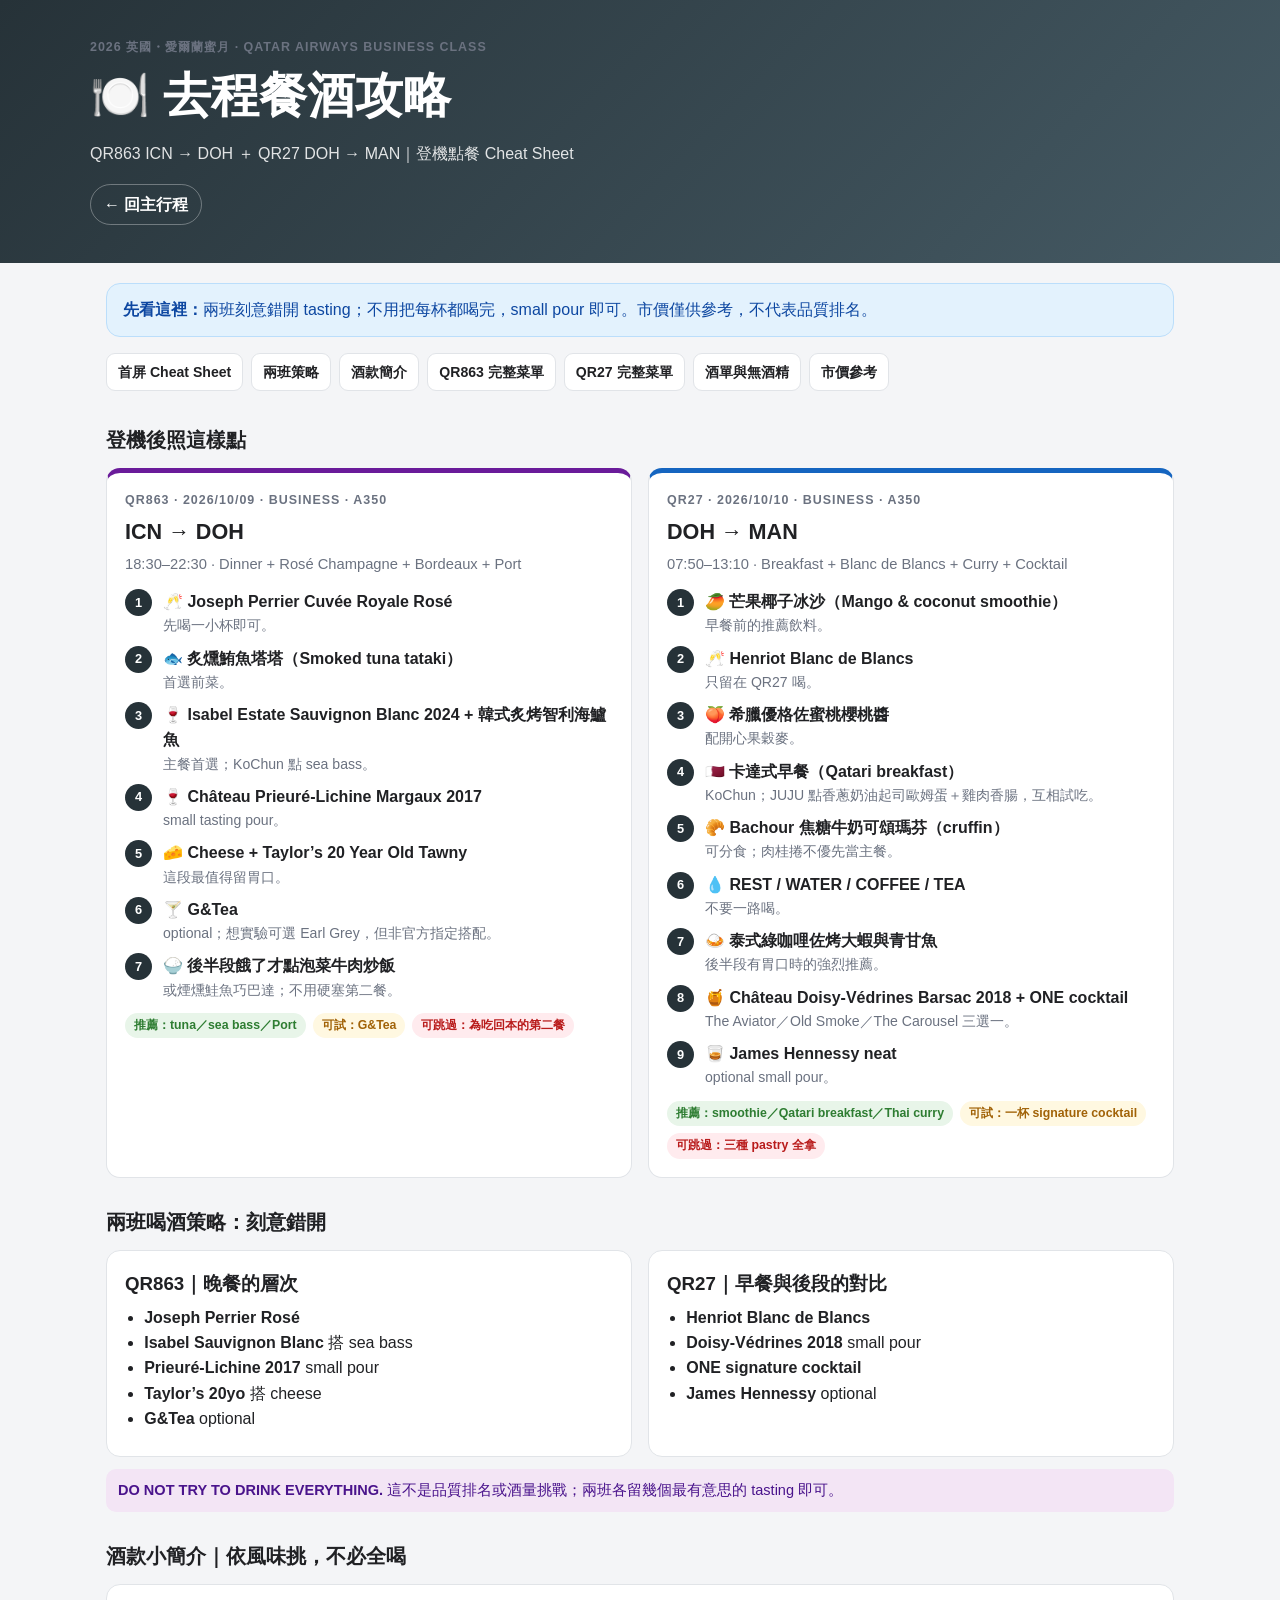
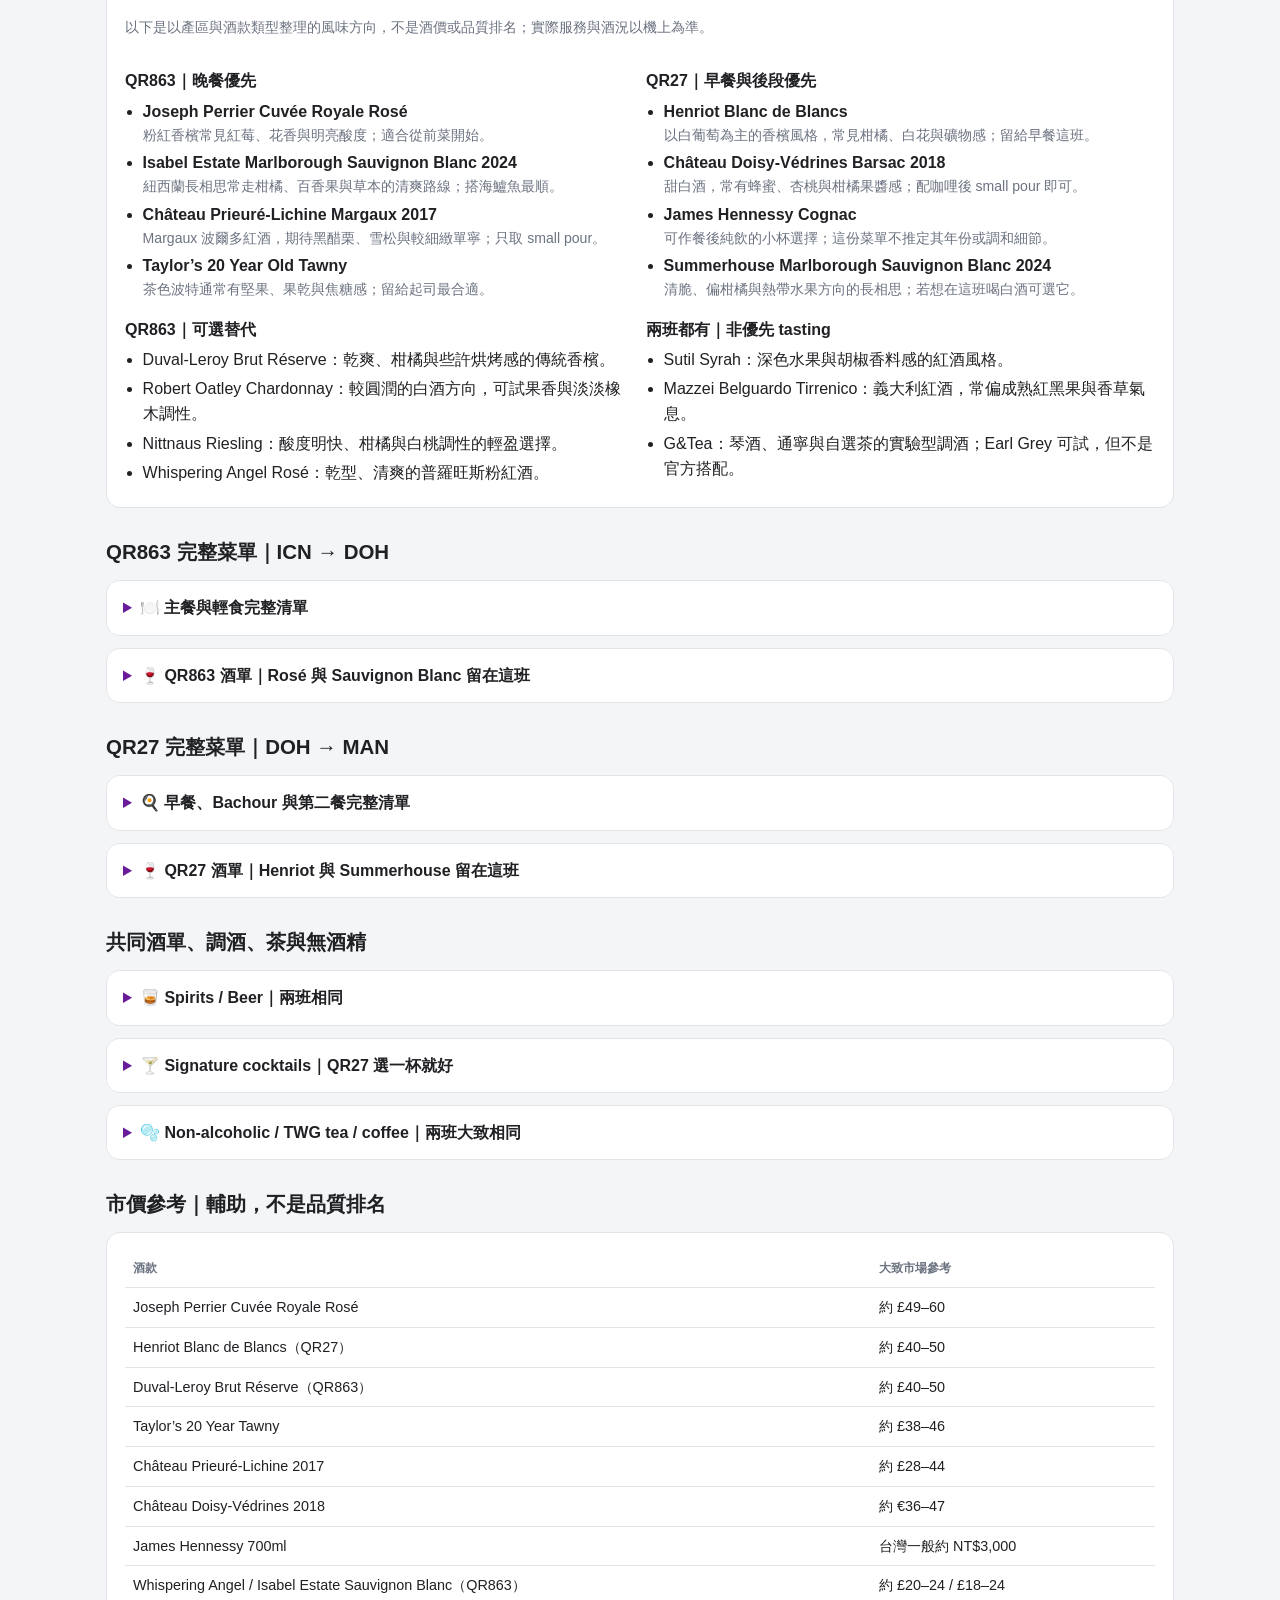
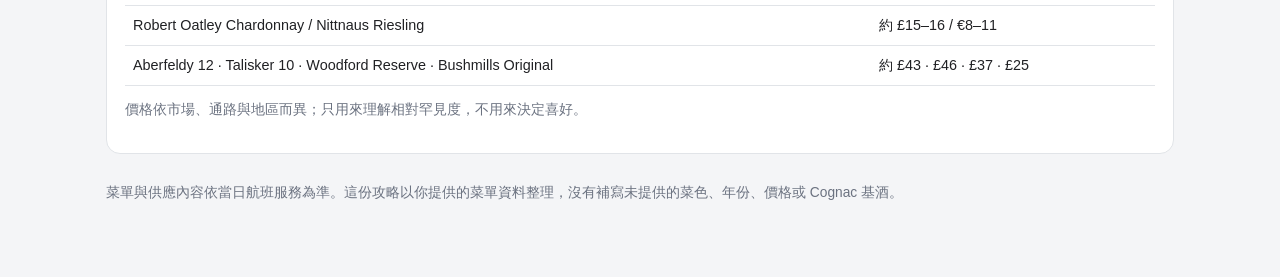
<file: qatar-dining-guide.html>
<!DOCTYPE html>
<html lang="zh-Hant">
<head>
<meta charset="UTF-8">
<meta name="viewport" content="width=device-width, initial-scale=1.0">
<title>Qatar Airways 去程餐酒攻略｜2026 英國・愛爾蘭蜜月</title>
<link rel="stylesheet" href="styles/qatar-dining-guide.css">
</head>
<body>
<div id="guide-app"></div>
<script defer src="js/data/qatar-dining-data.js"></script>
<script defer src="js/components.js"></script>
<script defer src="js/qatar-dining-guide.js"></script>
</body>
</html>
</file>
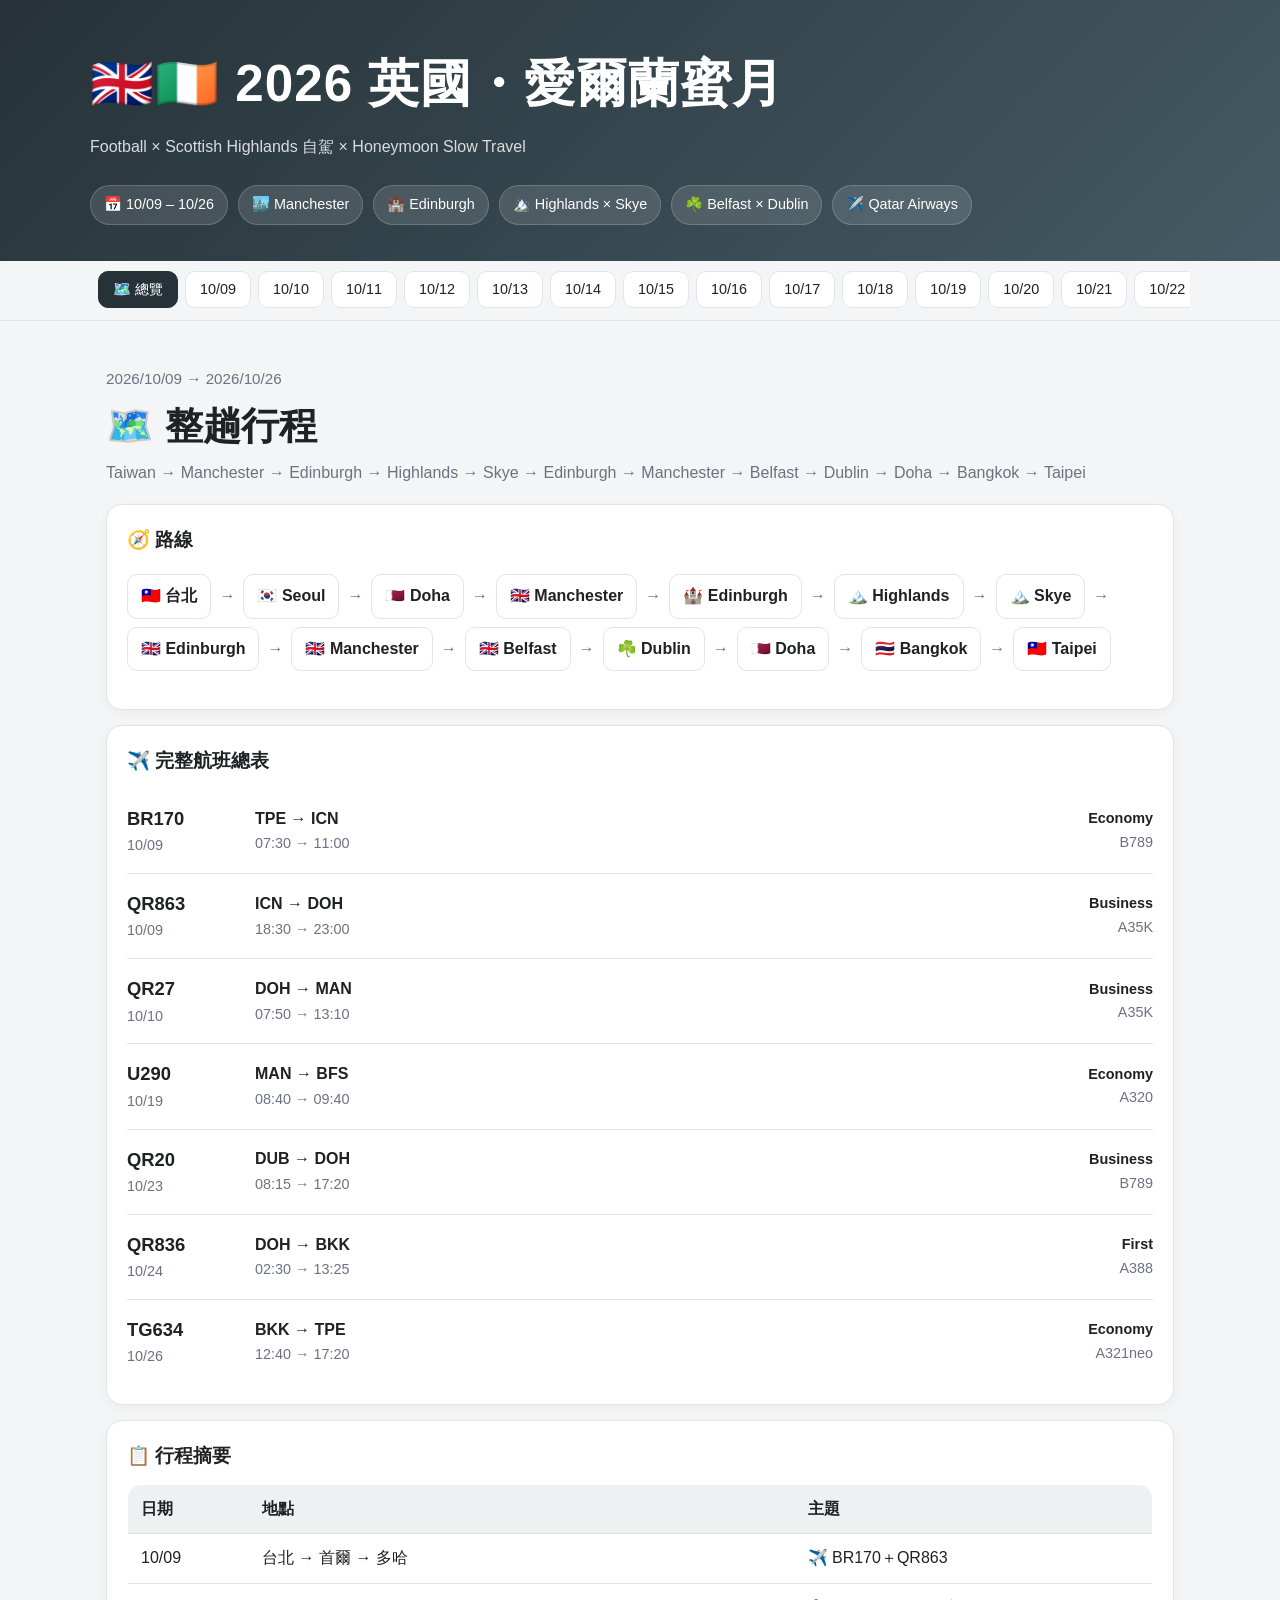
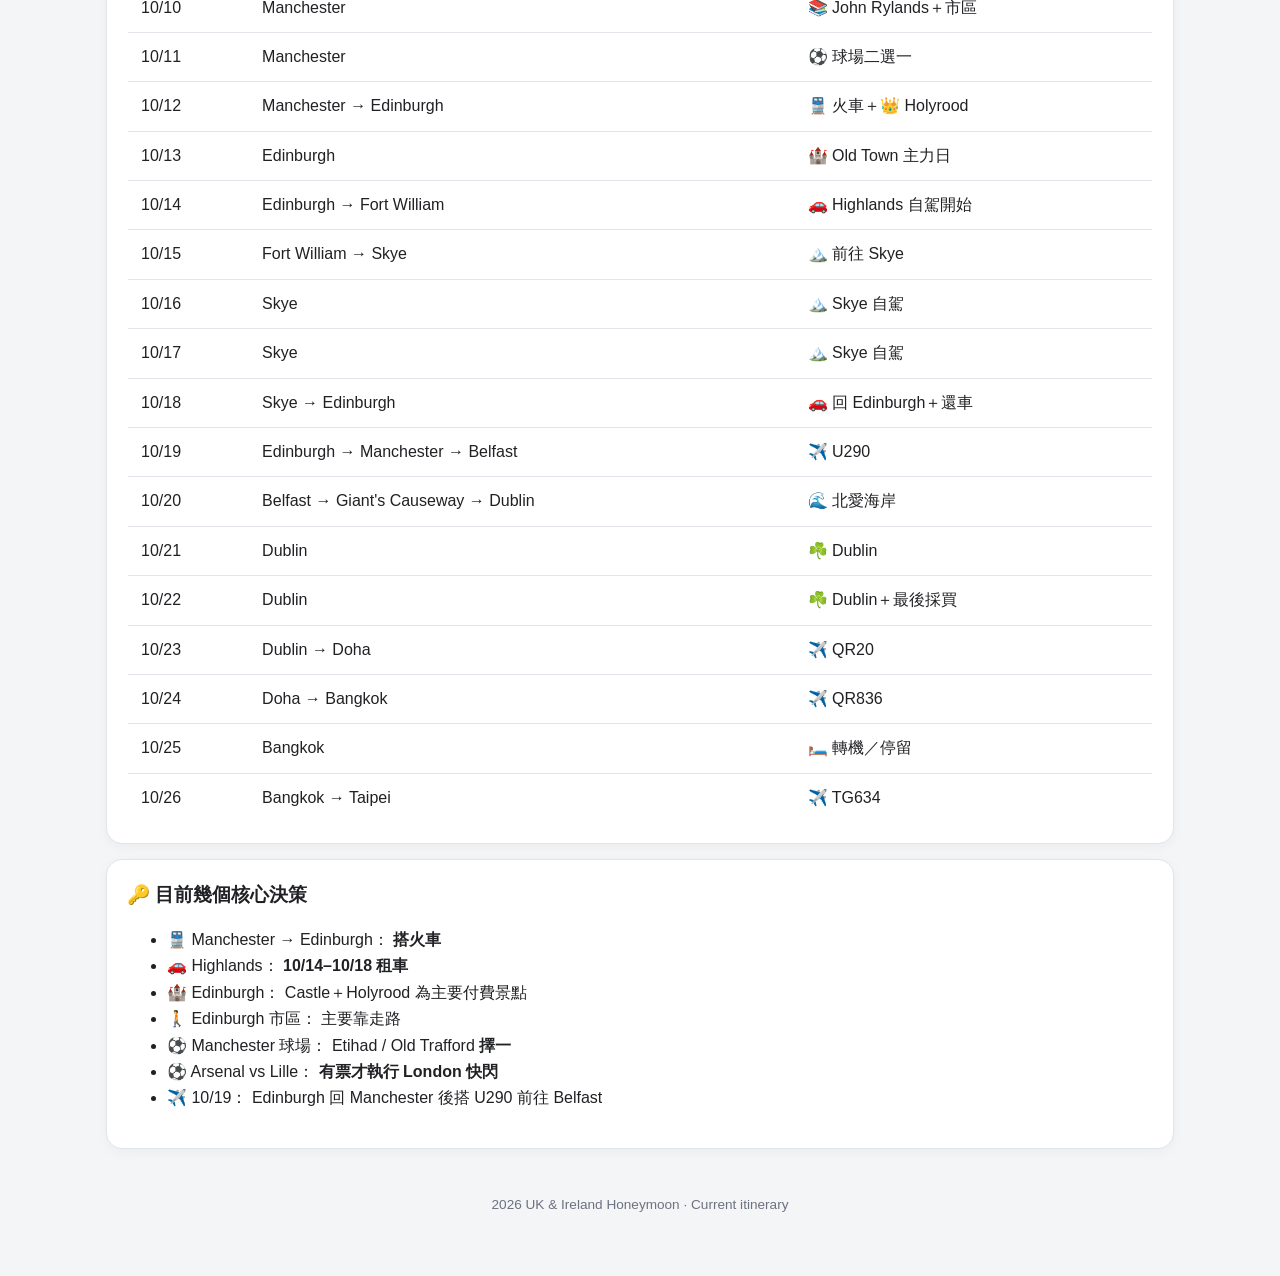
<file: schedule.html>
<!DOCTYPE html>
<html lang="zh-Hant">
<head>
<meta charset="UTF-8">
<meta name="viewport" content="width=device-width, initial-scale=1.0">

<title>2026 英國・愛爾蘭蜜月</title>

<style>
:root {
    --bg: #f4f5f7;
    --card: #ffffff;
    --text: #202124;
    --muted: #6b7280;
    --border: #e1e4e8;
    --accent: #263238;
    --accent-light: #eceff1;

    --green: #2e7d32;
    --green-bg: #e8f5e9;

    --yellow: #a16207;
    --yellow-bg: #fff8e1;

    --blue: #1565c0;
    --blue-bg: #e3f2fd;

    --purple: #6a1b9a;
    --purple-bg: #f3e5f5;

    --red: #b91c1c;
    --red-bg: #ffebee;
}

* {
    box-sizing: border-box;
}

html {
    scroll-behavior: smooth;
}

body {
    margin: 0;
    background: var(--bg);
    color: var(--text);

    font-family:
        -apple-system,
        BlinkMacSystemFont,
        "Segoe UI",
        "Noto Sans TC",
        "Microsoft JhengHei",
        sans-serif;

    line-height: 1.65;
}

/* ==================================================
   HERO
================================================== */

.hero {
    background: linear-gradient(135deg, #263238, #455a64);
    color: white;
    padding: 42px 20px 36px;
}

.hero-inner {
    max-width: 1100px;
    margin: auto;
}

.hero h1 {
    margin: 0;
    font-size: clamp(2rem, 5vw, 3.2rem);
    letter-spacing: 1px;
}

.hero p {
    margin: 8px 0 0;
    opacity: .82;
}

.trip-summary {
    display: flex;
    flex-wrap: wrap;
    gap: 10px;
    margin-top: 24px;
}

.summary-pill {
    background: rgba(255,255,255,.12);
    border: 1px solid rgba(255,255,255,.18);
    padding: 7px 13px;
    border-radius: 999px;
    font-size: .9rem;
}

/* ==================================================
   MAIN
================================================== */

.container {
    max-width: 1100px;
    margin: auto;
    padding: 20px 16px 60px;
}

/* ==================================================
   TAB BAR
================================================== */

.tabs-wrapper {
    position: sticky;
    top: 0;
    z-index: 50;

    background: rgba(244,245,247,.96);
    backdrop-filter: blur(12px);

    border-bottom: 1px solid var(--border);
}

.tabs {
    max-width: 1100px;
    margin: auto;

    display: flex;
    gap: 7px;

    overflow-x: auto;
    overflow-y: hidden;

    padding: 10px 8px 12px;

    /*
       保留真正的水平滑軸
       不再 scrollbar-width:none
    */
    scrollbar-width: thin;
    scrollbar-color: #9aa0a6 #e5e7eb;

    -webkit-overflow-scrolling: touch;

    white-space: nowrap;
}

/* Chrome / Edge / Safari */

.tabs::-webkit-scrollbar {
    height: 7px;
}

.tabs::-webkit-scrollbar-track {
    background: #e5e7eb;
    border-radius: 10px;
}

.tabs::-webkit-scrollbar-thumb {
    background: #9aa0a6;
    border-radius: 10px;
}

.tabs::-webkit-scrollbar-thumb:hover {
    background: #6b7280;
}

.tab {
    flex: 0 0 auto;

    border: 1px solid var(--border);
    background: white;
    color: var(--text);

    border-radius: 10px;

    padding: 8px 14px;

    cursor: pointer;

    font-family: inherit;
    font-size: .9rem;

    transition: .2s;
    white-space: nowrap;
}

.tab:hover {
    background: var(--accent-light);
}

.tab.active {
    background: var(--accent);
    color: white;
    border-color: var(--accent);
}

/* ==================================================
   TAB CONTENT
================================================== */

.tab-content {
    display: none;
    animation: fade .25s ease;
}

.tab-content.active {
    display: block;
}

@keyframes fade {
    from {
        opacity: 0;
        transform: translateY(4px);
    }

    to {
        opacity: 1;
        transform: translateY(0);
    }
}

/* ==================================================
   DAY HEADER
================================================== */

.day-header {
    margin: 25px 0 18px;
}

.day-header .date {
    font-size: .95rem;
    color: var(--muted);
}

.day-header h2 {
    margin: 3px 0;
    font-size: clamp(1.7rem, 4vw, 2.4rem);
}

.day-header .route {
    color: var(--muted);
}

/* ==================================================
   CARD
================================================== */

.card {
    background: var(--card);
    border: 1px solid var(--border);

    border-radius: 16px;

    padding: 20px;
    margin: 15px 0;

    box-shadow: 0 3px 12px rgba(0,0,0,.04);
}

.card h3 {
    margin-top: 0;
    margin-bottom: 12px;
}

.grid {
    display: grid;
    grid-template-columns: repeat(2, minmax(0,1fr));
    gap: 15px;
}

@media (max-width: 700px) {

    .grid {
        grid-template-columns: 1fr;
    }
}

/* ==================================================
   TIMELINE
================================================== */

.timeline {
    position: relative;
    margin-top: 10px;
}

.timeline-item {
    display: grid;

    grid-template-columns: 80px 1fr;

    gap: 14px;

    position: relative;

    padding-bottom: 20px;
}

.timeline-item:last-child {
    padding-bottom: 0;
}

.timeline-item::before {
    content: "";

    position: absolute;

    left: 74px;
    top: 26px;
    bottom: 0;

    width: 1px;

    background: var(--border);
}

.timeline-item:last-child::before {
    display: none;
}

.time {
    font-weight: 700;
    color: var(--accent);

    text-align: right;

    padding-top: 2px;
}

.timeline-dot {
    position: absolute;

    left: 69px;
    top: 7px;

    width: 11px;
    height: 11px;

    background: var(--accent);

    border-radius: 50%;

    border: 2px solid white;

    box-shadow: 0 0 0 1px var(--accent);
}

.event {
    padding-left: 10px;
}

.event-title {
    font-weight: 700;
    font-size: 1.05rem;
}

.event-detail {
    color: var(--muted);
    font-size: .93rem;
}

/* ==================================================
   STATUS BADGES
================================================== */

.badge {
    display: inline-block;

    padding: 2px 8px;

    border-radius: 999px;

    font-size: .78rem;

    margin-left: 5px;

    vertical-align: middle;
}

.confirmed {
    background: var(--green-bg);
    color: var(--green);
}

.pending {
    background: var(--yellow-bg);
    color: var(--yellow);
}

.alt {
    background: var(--blue-bg);
    color: var(--blue);
}

.flight {
    background: var(--purple-bg);
    color: var(--purple);
}

.warning {
    background: var(--red-bg);
    color: var(--red);
}

/* ==================================================
   NOTES
================================================== */

.note {
    border-radius: 12px;

    padding: 13px 15px;

    margin-top: 13px;

    font-size: .94rem;
}

.note-yellow {
    background: var(--yellow-bg);
    border-left: 4px solid #eab308;
}

.note-blue {
    background: var(--blue-bg);
    border-left: 4px solid #2196f3;
}

.note-green {
    background: var(--green-bg);
    border-left: 4px solid #43a047;
}

.note-red {
    background: var(--red-bg);
    border-left: 4px solid #e53935;
}

.note-purple {
    background: var(--purple-bg);
    border-left: 4px solid #8e24aa;
}

/* ==================================================
   FLIGHT CARD
================================================== */

.flight-card {
    display: grid;

    grid-template-columns: 110px 1fr auto;

    gap: 18px;

    align-items: center;

    padding: 15px 0;

    border-bottom: 1px solid var(--border);
}

.flight-card:last-child {
    border-bottom: none;
}

.flight-code {
    font-size: 1.15rem;
    font-weight: 800;
}

.flight-route {
    font-weight: 700;
}

.flight-time {
    color: var(--muted);
    font-size: .9rem;
}

.flight-meta {
    text-align: right;
    font-size: .9rem;
}

.cabin {
    font-weight: 700;
}

.aircraft {
    color: var(--muted);
}

@media (max-width: 650px) {

    .flight-card {
        grid-template-columns: 80px 1fr;
        gap: 8px 12px;
    }

    .flight-meta {
        grid-column: 2;
        text-align: left;
    }
}

/* ==================================================
   OVERVIEW
================================================== */

.overview-route {
    display: flex;
    flex-wrap: wrap;

    align-items: center;

    gap: 8px;

    margin: 18px 0;
}

.route-city {
    background: white;

    border: 1px solid var(--border);

    border-radius: 10px;

    padding: 8px 13px;

    font-weight: 600;
}

.arrow {
    color: var(--muted);
}

.overview-table {
    width: 100%;

    border-collapse: collapse;

    background: white;

    border-radius: 14px;

    overflow: hidden;

    border: 1px solid var(--border);
}

.overview-table th,
.overview-table td {
    padding: 11px 13px;

    border-bottom: 1px solid var(--border);

    text-align: left;

    vertical-align: top;
}

.overview-table th {
    background: #eef0f2;
}

.overview-table tr:last-child td {
    border-bottom: none;
}

/* ==================================================
   FOOTER
================================================== */

.footer {
    text-align: center;

    color: var(--muted);

    margin-top: 45px;

    font-size: .85rem;
}

/* ==================================================
   MOBILE
================================================== */

@media (max-width: 600px) {

    .hero {
        padding: 30px 16px;
    }

    .container {
        padding: 14px 10px 50px;
    }

    .card {
        padding: 16px;
        border-radius: 13px;
    }

    .timeline-item {
        grid-template-columns: 65px 1fr;
    }

    .timeline-item::before {
        left: 60px;
    }

    .timeline-dot {
        left: 55px;
    }

    .time {
        font-size: .88rem;
    }

    .overview-table {
        font-size: .88rem;
    }

    .overview-table th,
    .overview-table td {
        padding: 9px;
    }
}
</style>
</head>


<body>

<!-- ==================================================
     HERO
================================================== -->

<header class="hero">

<div class="hero-inner">

    <h1>🇬🇧🇮🇪 2026 英國・愛爾蘭蜜月</h1>

    <p>
        Football × Scottish Highlands 自駕 × Honeymoon Slow Travel
    </p>

    <div class="trip-summary">

        <div class="summary-pill">
            📅 10/09 – 10/26
        </div>

        <div class="summary-pill">
            🏙️ Manchester
        </div>

        <div class="summary-pill">
            🏰 Edinburgh
        </div>

        <div class="summary-pill">
            🏔️ Highlands × Skye
        </div>

        <div class="summary-pill">
            ☘️ Belfast × Dublin
        </div>

        <div class="summary-pill">
            ✈️ Qatar Airways
        </div>

    </div>

</div>

</header>


<!-- ==================================================
     TABS
================================================== -->

<div class="tabs-wrapper">

<div class="tabs" id="tabs">

    <button class="tab active" onclick="showTab('overview', this)">
        🗺️ 總覽
    </button>

    <button class="tab" onclick="showTab('1009', this)">
        10/09
    </button>

    <button class="tab" onclick="showTab('1010', this)">
        10/10
    </button>

    <button class="tab" onclick="showTab('1011', this)">
        10/11
    </button>

    <button class="tab" onclick="showTab('1012', this)">
        10/12
    </button>

    <button class="tab" onclick="showTab('1013', this)">
        10/13
    </button>

    <button class="tab" onclick="showTab('1014', this)">
        10/14
    </button>

    <button class="tab" onclick="showTab('1015', this)">
        10/15
    </button>

    <button class="tab" onclick="showTab('1016', this)">
        10/16
    </button>

    <button class="tab" onclick="showTab('1017', this)">
        10/17
    </button>

    <button class="tab" onclick="showTab('1018', this)">
        10/18
    </button>

    <button class="tab" onclick="showTab('1019', this)">
        10/19
    </button>

    <button class="tab" onclick="showTab('1020', this)">
        10/20
    </button>

    <button class="tab" onclick="showTab('1021', this)">
        10/21
    </button>

    <button class="tab" onclick="showTab('1022', this)">
        10/22
    </button>

    <button class="tab" onclick="showTab('1023', this)">
        10/23
    </button>

    <button class="tab" onclick="showTab('1024', this)">
        10/24
    </button>

    <button class="tab" onclick="showTab('1025', this)">
        10/25
    </button>

    <button class="tab" onclick="showTab('1026', this)">
        10/26
    </button>

</div>

</div>


<main class="container">


<!-- ==================================================
     OVERVIEW
================================================== -->

<section id="overview" class="tab-content active">

<div class="day-header">

    <div class="date">
        2026/10/09 → 2026/10/26
    </div>

    <h2>🗺️ 整趟行程</h2>

    <div class="route">
        Taiwan → Manchester → Edinburgh → Highlands → Skye
        → Edinburgh → Manchester → Belfast → Dublin
        → Doha → Bangkok → Taipei
    </div>

</div>


<!-- ROUTE -->

<div class="card">

<h3>🧭 路線</h3>

<div class="overview-route">

    <div class="route-city">🇹🇼 台北</div>
    <div class="arrow">→</div>

    <div class="route-city">🇰🇷 Seoul</div>
    <div class="arrow">→</div>

    <div class="route-city">🇶🇦 Doha</div>
    <div class="arrow">→</div>

    <div class="route-city">🇬🇧 Manchester</div>
    <div class="arrow">→</div>

    <div class="route-city">🏰 Edinburgh</div>
    <div class="arrow">→</div>

    <div class="route-city">🏔️ Highlands</div>
    <div class="arrow">→</div>

    <div class="route-city">🏔️ Skye</div>
    <div class="arrow">→</div>

    <div class="route-city">🇬🇧 Edinburgh</div>
    <div class="arrow">→</div>

    <div class="route-city">🇬🇧 Manchester</div>
    <div class="arrow">→</div>

    <div class="route-city">🇬🇧 Belfast</div>
    <div class="arrow">→</div>

    <div class="route-city">☘️ Dublin</div>
    <div class="arrow">→</div>

    <div class="route-city">🇶🇦 Doha</div>
    <div class="arrow">→</div>

    <div class="route-city">🇹🇭 Bangkok</div>
    <div class="arrow">→</div>

    <div class="route-city">🇹🇼 Taipei</div>

</div>

</div>


<!-- FLIGHTS -->

<div class="card">

<h3>✈️ 完整航班總表</h3>

<div class="flight-card">

    <div>
        <div class="flight-code">BR170</div>
        <div class="flight-time">10/09</div>
    </div>

    <div>
        <div class="flight-route">
            TPE → ICN
        </div>
        <div class="flight-time">
            07:30 → 11:00
        </div>
    </div>

    <div class="flight-meta">
        <div class="cabin">Economy</div>
        <div class="aircraft">B789</div>
    </div>

</div>


<div class="flight-card">

    <div>
        <div class="flight-code">QR863</div>
        <div class="flight-time">10/09</div>
    </div>

    <div>
        <div class="flight-route">
            ICN → DOH
        </div>
        <div class="flight-time">
            18:30 → 23:00
        </div>
    </div>

    <div class="flight-meta">
        <div class="cabin">Business</div>
        <div class="aircraft">A35K</div>
    </div>

</div>


<div class="flight-card">

    <div>
        <div class="flight-code">QR27</div>
        <div class="flight-time">10/10</div>
    </div>

    <div>
        <div class="flight-route">
            DOH → MAN
        </div>
        <div class="flight-time">
            07:50 → 13:10
        </div>
    </div>

    <div class="flight-meta">
        <div class="cabin">Business</div>
        <div class="aircraft">A35K</div>
    </div>

</div>


<div class="flight-card">

    <div>
        <div class="flight-code">U290</div>
        <div class="flight-time">10/19</div>
    </div>

    <div>
        <div class="flight-route">
            MAN → BFS
        </div>
        <div class="flight-time">
            08:40 → 09:40
        </div>
    </div>

    <div class="flight-meta">
        <div class="cabin">Economy</div>
        <div class="aircraft">A320</div>
    </div>

</div>


<div class="flight-card">

    <div>
        <div class="flight-code">QR20</div>
        <div class="flight-time">10/23</div>
    </div>

    <div>
        <div class="flight-route">
            DUB → DOH
        </div>
        <div class="flight-time">
            08:15 → 17:20
        </div>
    </div>

    <div class="flight-meta">
        <div class="cabin">Business</div>
        <div class="aircraft">B789</div>
    </div>

</div>


<div class="flight-card">

    <div>
        <div class="flight-code">QR836</div>
        <div class="flight-time">10/24</div>
    </div>

    <div>
        <div class="flight-route">
            DOH → BKK
        </div>
        <div class="flight-time">
            02:30 → 13:25
        </div>
    </div>

    <div class="flight-meta">
        <div class="cabin">First</div>
        <div class="aircraft">A388</div>
    </div>

</div>


<div class="flight-card">

    <div>
        <div class="flight-code">TG634</div>
        <div class="flight-time">10/26</div>
    </div>

    <div>
        <div class="flight-route">
            BKK → TPE
        </div>
        <div class="flight-time">
            12:40 → 17:20
        </div>
    </div>

    <div class="flight-meta">
        <div class="cabin">Economy</div>
        <div class="aircraft">A321neo</div>
    </div>

</div>

</div>


<!-- SUMMARY -->

<div class="card">

<h3>📋 行程摘要</h3>

<table class="overview-table">

<thead>
<tr>
    <th>日期</th>
    <th>地點</th>
    <th>主題</th>
</tr>
</thead>

<tbody>

<tr>
<td>10/09</td>
<td>台北 → 首爾 → 多哈</td>
<td>✈️ BR170＋QR863</td>
</tr>

<tr>
<td>10/10</td>
<td>Manchester</td>
<td>📚 John Rylands＋市區</td>
</tr>

<tr>
<td>10/11</td>
<td>Manchester</td>
<td>⚽ 球場二選一</td>
</tr>

<tr>
<td>10/12</td>
<td>Manchester → Edinburgh</td>
<td>🚆 火車＋👑 Holyrood</td>
</tr>

<tr>
<td>10/13</td>
<td>Edinburgh</td>
<td>🏰 Old Town 主力日</td>
</tr>

<tr>
<td>10/14</td>
<td>Edinburgh → Fort William</td>
<td>🚗 Highlands 自駕開始</td>
</tr>

<tr>
<td>10/15</td>
<td>Fort William → Skye</td>
<td>🏔️ 前往 Skye</td>
</tr>

<tr>
<td>10/16</td>
<td>Skye</td>
<td>🏔️ Skye 自駕</td>
</tr>

<tr>
<td>10/17</td>
<td>Skye</td>
<td>🏔️ Skye 自駕</td>
</tr>

<tr>
<td>10/18</td>
<td>Skye → Edinburgh</td>
<td>🚗 回 Edinburgh＋還車</td>
</tr>

<tr>
<td>10/19</td>
<td>Edinburgh → Manchester → Belfast</td>
<td>✈️ U290</td>
</tr>

<tr>
<td>10/20</td>
<td>Belfast → Giant's Causeway → Dublin</td>
<td>🌊 北愛海岸</td>
</tr>

<tr>
<td>10/21</td>
<td>Dublin</td>
<td>☘️ Dublin</td>
</tr>

<tr>
<td>10/22</td>
<td>Dublin</td>
<td>☘️ Dublin＋最後採買</td>
</tr>

<tr>
<td>10/23</td>
<td>Dublin → Doha</td>
<td>✈️ QR20</td>
</tr>

<tr>
<td>10/24</td>
<td>Doha → Bangkok</td>
<td>✈️ QR836</td>
</tr>

<tr>
<td>10/25</td>
<td>Bangkok</td>
<td>🛏️ 轉機／停留</td>
</tr>

<tr>
<td>10/26</td>
<td>Bangkok → Taipei</td>
<td>✈️ TG634</td>
</tr>

</tbody>
</table>

</div>


<!-- KEY DECISIONS -->

<div class="card">

<h3>🔑 目前幾個核心決策</h3>

<ul>

    <li>
        🚆 Manchester → Edinburgh：
        <b>搭火車</b>
    </li>

    <li>
        🚗 Highlands：
        <b>10/14–10/18 租車</b>
    </li>

    <li>
        🏰 Edinburgh：
        Castle＋Holyrood 為主要付費景點
    </li>

    <li>
        🚶 Edinburgh 市區：
        主要靠走路
    </li>

    <li>
        ⚽ Manchester 球場：
        Etihad / Old Trafford <b>擇一</b>
    </li>

    <li>
        ⚽ Arsenal vs Lille：
        <b>有票才執行 London 快閃</b>
    </li>

    <li>
        ✈️ 10/19：
        Edinburgh 回 Manchester 後搭 U290 前往 Belfast
    </li>

</ul>

</div>

</section>


<!-- ==================================================
     10/09
================================================== -->

<section id="1009" class="tab-content">

<div class="day-header">

    <div class="date">10/09（五）</div>

    <h2>✈️ 台北 → 首爾 → 多哈</h2>

    <div class="route">
        旅行正式開始
    </div>

</div>


<div class="card">

<h3>✈️ 航班</h3>

<div class="flight-card">

    <div>
        <div class="flight-code">BR170</div>
        <div class="flight-time">EVA Air</div>
    </div>

    <div>
        <div class="flight-route">TPE → ICN</div>
        <div class="flight-time">07:30 → 11:00</div>
    </div>

    <div class="flight-meta">
        <div class="cabin">Economy</div>
        <div class="aircraft">B789</div>
    </div>

</div>


<div class="flight-card">

    <div>
        <div class="flight-code">QR863</div>
        <div class="flight-time">Qatar Airways</div>
    </div>

    <div>
        <div class="flight-route">ICN → DOH</div>
        <div class="flight-time">18:30 → 23:00</div>
    </div>

    <div class="flight-meta">
        <div class="cabin">Business</div>
        <div class="aircraft">A35K</div>
    </div>

</div>

</div>


<div class="card">

<h3>🕐 當日流程</h3>

<div class="timeline">

<div class="timeline-item">
    <div class="time">07:30</div>
    <div class="timeline-dot"></div>

    <div class="event">
        <div class="event-title">TPE → ICN</div>
        <div class="event-detail">BR170 · Economy · B789</div>
    </div>
</div>


<div class="timeline-item">
    <div class="time">11:00</div>
    <div class="timeline-dot"></div>

    <div class="event">
        <div class="event-title">抵達首爾</div>
        <div class="event-detail">等待下一段航班</div>
    </div>
</div>


<div class="timeline-item">
    <div class="time">18:30</div>
    <div class="timeline-dot"></div>

    <div class="event">
        <div class="event-title">ICN → DOH</div>
        <div class="event-detail">QR863 · Business · A35K</div>
    </div>
</div>


<div class="timeline-item">
    <div class="time">23:00</div>
    <div class="timeline-dot"></div>

    <div class="event">
        <div class="event-title">抵達 Doha</div>
        <div class="event-detail">轉機</div>
    </div>
</div>

</div>

</div>

</section>


<!-- ==================================================
     10/10
================================================== -->

<section id="1010" class="tab-content">

<div class="day-header">

    <div class="date">10/10（六）</div>

    <h2>🏙️ Manchester</h2>

    <div class="route">
        抵達英國的第一天
    </div>

</div>


<div class="card">

<h3>✈️ 抵達 Manchester</h3>

<div class="flight-card">

    <div>
        <div class="flight-code">QR27</div>
        <div class="flight-time">Qatar Airways</div>
    </div>

    <div>
        <div class="flight-route">DOH → MAN</div>
        <div class="flight-time">07:50 → 13:10</div>
    </div>

    <div class="flight-meta">
        <div class="cabin">Business</div>
        <div class="aircraft">A35K</div>
    </div>

</div>

</div>


<div class="grid">

<div class="card">

<h3>🏨 住宿</h3>

<p>
目前考慮：
<b>ibis Manchester Centre Princess Street</b>
</p>

</div>


<div class="card">

<h3>🚋 市區交通</h3>

<ul>
    <li>市中心景點以步行為主</li>
    <li>需要時搭 Tram</li>
    <li>Contactless 即可</li>
</ul>

</div>

</div>


<div class="card">

<h3>📍 下午行程</h3>

<div class="timeline">

<div class="timeline-item">

    <div class="time">13:10</div>
    <div class="timeline-dot"></div>

    <div class="event">
        <div class="event-title">抵達 Manchester</div>
        <div class="event-detail">MAN Airport</div>
    </div>

</div>


<div class="timeline-item">

    <div class="time">15:00</div>
    <div class="timeline-dot"></div>

    <div class="event">
        <div class="event-title">入住／放行李</div>
    </div>

</div>


<div class="timeline-item">

    <div class="time">15:15</div>
    <div class="timeline-dot"></div>

    <div class="event">

        <div class="event-title">
            John Rylands Library
            <span class="badge confirmed">優先</span>
        </div>

        <div class="event-detail">
            第一天下午優先完成
        </div>

    </div>

</div>


<div class="timeline-item">

    <div class="time">16:30</div>
    <div class="timeline-dot"></div>

    <div class="event">
        <div class="event-title">
            Deansgate / Manchester Cathedral
        </div>
    </div>

</div>


<div class="timeline-item">

    <div class="time">17:30</div>
    <div class="timeline-dot"></div>

    <div class="event">
        <div class="event-title">Castlefield</div>
    </div>

</div>


<div class="timeline-item">

    <div class="time">19:00</div>
    <div class="timeline-dot"></div>

    <div class="event">
        <div class="event-title">晚餐</div>
    </div>

</div>


<div class="timeline-item">

    <div class="time">晚上</div>
    <div class="timeline-dot"></div>

    <div class="event">
        <div class="event-title">自由活動</div>
        <div class="event-detail">
            Northern Quarter 等
        </div>
    </div>

</div>

</div>


<div class="note note-red">
    ❌ 不安排觀看 Manchester United 比賽
</div>

</div>

</section>


<!-- ==================================================
     10/11
================================================== -->

<section id="1011" class="tab-content">

<div class="day-header">

    <div class="date">10/11（日）</div>

    <h2>⚽ Manchester</h2>

    <div class="route">
        完整 Manchester Day
    </div>

</div>


<div class="card">

<h3>⚽ 球場二選一</h3>

<ul>

<li>
    <b>Etihad Stadium</b>
    <span class="badge pending">待確認</span>
    <br>
    Tour 約 £32
</li>

<li>
    <b>Old Trafford</b>
    <span class="badge pending">待確認</span>
    <br>
    10/11 目前約 £39
</li>

</ul>

<div class="note note-yellow">
    🤔 問老婆好了 XD
</div>

</div>


<div class="card">

<h3>📍 其他時間</h3>

<ul>
    <li>Manchester 市區</li>
    <li>咖啡／餐廳</li>
    <li>足球相關景點</li>
    <li>休息</li>
</ul>

</div>

</section>


<!-- ==================================================
     10/12
================================================== -->

<section id="1012" class="tab-content">

<div class="day-header">

    <div class="date">10/12（一）</div>

    <h2>🚆 Manchester → Edinburgh</h2>

    <div class="route">
        抵達蘇格蘭
    </div>

</div>


<div class="card">

<h3>🚆 交通</h3>

<ul>
    <li>Manchester → Edinburgh</li>
    <li><b>火車</b></li>
    <li>抵達後入住／放行李</li>
</ul>

</div>


<div class="card">

<h3>👑 下午</h3>

<div class="timeline">

<div class="timeline-item">

    <div class="time">下午</div>
    <div class="timeline-dot"></div>

    <div class="event">

        <div class="event-title">
            Palace of Holyroodhouse
            <span class="badge confirmed">優先</span>
        </div>

        <div class="event-detail">
            約 1.5–2 小時
        </div>

    </div>

</div>


<div class="timeline-item">

    <div class="time">傍晚</div>
    <div class="timeline-dot"></div>

    <div class="event">

        <div class="event-title">
            Holyrood → Royal Mile
        </div>

        <div class="event-detail">
            步行前往 Old Town
        </div>

    </div>

</div>


<div class="timeline-item">

    <div class="time">晚上</div>
    <div class="timeline-dot"></div>

    <div class="event">

        <div class="event-title">
            晚餐＋Old Town
        </div>

        <div class="event-detail">
            Victoria Street／Grassmarket
        </div>

    </div>

</div>

</div>


<div class="note note-green">
    👑 Holyrood Palace 排在這天，
    因為 10/13（二）休館。
</div>

</div>

</section>


<!-- ==================================================
     10/13
================================================== -->

<section id="1013" class="tab-content">

<div class="day-header">

    <div class="date">10/13（二）</div>

    <h2>🏰 Edinburgh</h2>

    <div class="route">
        Old Town＋New Town 主力日
    </div>

</div>


<div class="card">

<h3>🚶 Edinburgh City Day</h3>

<div class="timeline">

<div class="timeline-item">
    <div class="time">09:30</div>
    <div class="timeline-dot"></div>

    <div class="event">
        <div class="event-title">
            Edinburgh Castle
            <span class="badge confirmed">主景點</span>
        </div>
        <div class="event-detail">約 2–2.5 小時</div>
    </div>
</div>


<div class="timeline-item">
    <div class="time">12:00</div>
    <div class="timeline-dot"></div>

    <div class="event">
        <div class="event-title">Royal Mile</div>
    </div>
</div>


<div class="timeline-item">
    <div class="time">12:30</div>
    <div class="timeline-dot"></div>

    <div class="event">
        <div class="event-title">St Giles' Cathedral</div>
    </div>
</div>


<div class="timeline-item">
    <div class="time">13:00</div>
    <div class="timeline-dot"></div>

    <div class="event">
        <div class="event-title">🍴 午餐</div>
    </div>
</div>


<div class="timeline-item">
    <div class="time">14:00</div>
    <div class="timeline-dot"></div>

    <div class="event">
        <div class="event-title">Victoria Street</div>
    </div>
</div>


<div class="timeline-item">
    <div class="time">14:30</div>
    <div class="timeline-dot"></div>

    <div class="event">
        <div class="event-title">Grassmarket</div>
    </div>
</div>


<div class="timeline-item">
    <div class="time">15:00</div>
    <div class="timeline-dot"></div>

    <div class="event">
        <div class="event-title">Greyfriars Kirkyard</div>
    </div>
</div>


<div class="timeline-item">
    <div class="time">15:30</div>
    <div class="timeline-dot"></div>

    <div class="event">

        <div class="event-title">
            National Museum of Scotland
        </div>

        <div class="event-detail">
            約 60–90 分鐘
        </div>

    </div>

</div>


<div class="timeline-item">
    <div class="time">17:00</div>
    <div class="timeline-dot"></div>

    <div class="event">
        <div class="event-title">Princes Street / New Town</div>
    </div>
</div>


<div class="timeline-item">
    <div class="time">17:30</div>
    <div class="timeline-dot"></div>

    <div class="event">
        <div class="event-title">🌅 Calton Hill</div>
        <div class="event-detail">約 45–60 分鐘</div>
    </div>
</div>


<div class="timeline-item">
    <div class="time">19:00</div>
    <div class="timeline-dot"></div>

    <div class="event">
        <div class="event-title">晚餐</div>
    </div>
</div>

</div>

</div>


<div class="note note-blue">
    🚶 主要景點高度集中，
    原則上全部步行即可。
</div>


<div class="note note-yellow">
    🟡 Arthur's Seat：看體力決定。
    後面 Highlands＋Skye 已有大量自然景觀，不是必排。
</div>


<div class="card">

<h3>⚽ London 快閃備案</h3>

<div class="note note-blue">

    如果 Arsenal vs Lille 票券確定且價格可接受：

    <br><br>

    Edinburgh → London
    → 20:00 Arsenal 比賽
    → 10/14 早班機回 Edinburgh

</div>

</div>

</section>


<!-- ==================================================
     10/14
================================================== -->

<section id="1014" class="tab-content">

<div class="day-header">

    <div class="date">10/14（三）</div>

    <h2>🚗 Edinburgh → Fort William</h2>

    <div class="route">
        Scottish Highlands 自駕 Day 1
    </div>

</div>


<div class="card">

<h3>🚗 行程</h3>

<div class="timeline">

<div class="timeline-item">

    <div class="time">上午</div>
    <div class="timeline-dot"></div>

    <div class="event">
        <div class="event-title">取租車</div>
        <div class="event-detail">
            小型自排為主
        </div>
    </div>

</div>


<div class="timeline-item">

    <div class="time">白天</div>
    <div class="timeline-dot"></div>

    <div class="event">
        <div class="event-title">
            Edinburgh → Fort William
        </div>
        <div class="event-detail">
            Highlands Road Trip 開始
        </div>
    </div>

</div>


<div class="timeline-item">

    <div class="time">晚上</div>
    <div class="timeline-dot"></div>

    <div class="event">
        <div class="event-title">
            Fort William 住宿
        </div>
    </div>

</div>

</div>

</div>

</section>


<!-- ==================================================
     10/15
================================================== -->

<section id="1015" class="tab-content">

<div class="day-header">

    <div class="date">10/15（四）</div>

    <h2>🏔️ Fort William → Skye</h2>

    <div class="route">
        Highlands 自駕 Day 2
    </div>

</div>


<div class="card">

<h3>🚗 行程</h3>

<ul>

    <li>Fort William 出發</li>

    <li>前往 Isle of Skye</li>

    <li>沿途景點待細排</li>

    <li>入住 Skye 已訂住宿</li>

</ul>

</div>

</section>


<!-- ==================================================
     10/16
================================================== -->

<section id="1016" class="tab-content">

<div class="day-header">

    <div class="date">10/16（五）</div>

    <h2>🏔️ Skye</h2>

    <div class="route">
        Skye 自駕 Day 1
    </div>

</div>


<div class="card">

<h3>🚗 行程</h3>

<ul>
    <li>Skye 自駕</li>
    <li>景點待細排</li>
    <li>晚上回住宿</li>
</ul>

</div>

</section>


<!-- ==================================================
     10/17
================================================== -->

<section id="1017" class="tab-content">

<div class="day-header">

    <div class="date">10/17（六）</div>

    <h2>🏔️ Skye</h2>

    <div class="route">
        Skye 自駕 Day 2
    </div>

</div>


<div class="card">

<h3>🚗 行程</h3>

<ul>
    <li>Skye 自駕</li>
    <li>景點待細排</li>
    <li>最後一晚 Skye</li>
</ul>

</div>

</section>


<!-- ==================================================
     10/18
================================================== -->

<section id="1018" class="tab-content">

<div class="day-header">

    <div class="date">10/18（日）</div>

    <h2>🚗 Skye → Edinburgh</h2>

    <div class="route">
        Highlands Road Trip 結束
    </div>

</div>


<div class="card">

<h3>🚗 行程</h3>

<ul>

    <li>Skye 出發</li>

    <li>返回 Edinburgh</li>

    <li>
        <b>歸還租車</b>
        <span class="badge pending">待確認</span>
    </li>

    <li>Edinburgh 住宿</li>

</ul>


<div class="note note-yellow">

    🟡 是否改在 Glasgow 還車待確認。

</div>

</div>


<div class="note note-red">

    ⚠️ 重要：
    隔天 10/19 早上 08:40 要從 Manchester 飛 Belfast，
    因此 10/18 晚上回 Edinburgh 後，
    必須確保 10/19 一早能順利到 MAN。

</div>

</section>


<!-- ==================================================
     10/19
================================================== -->

<section id="1019" class="tab-content">

<div class="day-header">

    <div class="date">10/19（一）</div>

    <h2>✈️ Edinburgh → Manchester → Belfast</h2>

    <div class="route">
        早班機前往 Northern Ireland
    </div>

</div>


<div class="card">

<h3>✈️ U290</h3>

<div class="flight-card">

    <div>
        <div class="flight-code">U290</div>
        <div class="flight-time">easyJet</div>
    </div>

    <div>
        <div class="flight-route">
            MAN → BFS
        </div>

        <div class="flight-time">
            08:40 → 09:40
        </div>
    </div>

    <div class="flight-meta">
        <div class="cabin">Economy</div>
        <div class="aircraft">A320</div>
    </div>

</div>

</div>


<div class="card">

<h3>🕐 當日流程</h3>

<div class="timeline">

<div class="timeline-item">

    <div class="time">清晨</div>
    <div class="timeline-dot"></div>

    <div class="event">

        <div class="event-title">
            Edinburgh → Manchester
            <span class="badge warning">需早起</span>
        </div>

        <div class="event-detail">
            目標：抵達 MAN 搭乘 08:40 航班
        </div>

    </div>

</div>


<div class="timeline-item">

    <div class="time">08:40</div>
    <div class="timeline-dot"></div>

    <div class="event">

        <div class="event-title">
            MAN → BFS
        </div>

        <div class="event-detail">
            U290 · Economy · A320
        </div>

    </div>

</div>


<div class="timeline-item">

    <div class="time">09:40</div>
    <div class="timeline-dot"></div>

    <div class="event">

        <div class="event-title">
            抵達 Belfast
        </div>

    </div>

</div>


<div class="timeline-item">

    <div class="time">白天</div>
    <div class="timeline-dot"></div>

    <div class="event">

        <div class="event-title">
            Titanic Belfast
        </div>

    </div>

</div>


<div class="timeline-item">

    <div class="time">晚上</div>
    <div class="timeline-dot"></div>

    <div class="event">

        <div class="event-title">
            Belfast 市區
        </div>

    </div>

</div>

</div>

</div>


<div class="note note-red">

    ⚠️ 這天真正的關鍵不是 Edinburgh → Belfast，
    而是要先想辦法從 Edinburgh 在早上抵達 Manchester Airport。

</div>

</section>


<!-- ==================================================
     10/20
================================================== -->

<section id="1020" class="tab-content">

<div class="day-header">

    <div class="date">10/20（二）</div>

    <h2>🌊 Belfast → Giant's Causeway → Dublin</h2>

    <div class="route">
        Northern Ireland → Republic of Ireland
    </div>

</div>


<div class="card">

<h3>🌊 行程</h3>

<div class="timeline">

<div class="timeline-item">

    <div class="time">上午</div>
    <div class="timeline-dot"></div>

    <div class="event">
        <div class="event-title">
            Belfast 出發
        </div>
    </div>

</div>


<div class="timeline-item">

    <div class="time">白天</div>
    <div class="timeline-dot"></div>

    <div class="event">

        <div class="event-title">
            Giant's Causeway
        </div>

    </div>

</div>


<div class="timeline-item">

    <div class="time">晚上</div>
    <div class="timeline-dot"></div>

    <div class="event">

        <div class="event-title">
            前往 Dublin
        </div>

    </div>

</div>

</div>

</div>

</section>


<!-- ==================================================
     10/21
================================================== -->

<section id="1021" class="tab-content">

<div class="day-header">

    <div class="date">10/21（三）</div>

    <h2>☘️ Dublin</h2>

    <div class="route">
        Dublin City Day 1
    </div>

</div>


<div class="card">

<h3>📍 行程</h3>

<ul>

    <li>Dublin 市區觀光</li>

    <li>詳細景點待細排</li>

</ul>

</div>

</section>


<!-- ==================================================
     10/22
================================================== -->

<section id="1022" class="tab-content">

<div class="day-header">

    <div class="date">10/22（四）</div>

    <h2>☘️ Dublin</h2>

    <div class="route">
        Dublin City Day 2
    </div>

</div>


<div class="card">

<h3>📍 行程</h3>

<ul>

    <li>Dublin 市區／自由活動</li>

    <li>最後採買</li>

    <li>整理行李</li>

</ul>

</div>

</section>


<!-- ==================================================
     10/23
================================================== -->

<section id="1023" class="tab-content">

<div class="day-header">

    <div class="date">10/23（五）</div>

    <h2>✈️ Dublin → Doha</h2>

    <div class="route">
        歐洲段結束
    </div>

</div>


<div class="card">

<h3>✈️ QR20</h3>

<div class="flight-card">

    <div>
        <div class="flight-code">QR20</div>
        <div class="flight-time">Qatar Airways</div>
    </div>

    <div>
        <div class="flight-route">
            DUB → DOH
        </div>

        <div class="flight-time">
            08:15 → 17:20
        </div>
    </div>

    <div class="flight-meta">

        <div class="cabin">
            Business
        </div>

        <div class="aircraft">
            B789
        </div>

    </div>

</div>

</div>


<div class="note note-blue">

    ✈️ 抵達 Doha 後，
    隔日凌晨還有下一段 QR836。

</div>

</section>


<!-- ==================================================
     10/24
================================================== -->

<section id="1024" class="tab-content">

<div class="day-header">

    <div class="date">10/24（六）</div>

    <h2>✈️ Doha → Bangkok</h2>

    <div class="route">
        Qatar Airways First Class
    </div>

</div>


<div class="card">

<h3>✈️ QR836</h3>

<div class="flight-card">

    <div>
        <div class="flight-code">QR836</div>
        <div class="flight-time">Qatar Airways</div>
    </div>

    <div>
        <div class="flight-route">
            DOH → BKK
        </div>

        <div class="flight-time">
            02:30 → 13:25
        </div>
    </div>

    <div class="flight-meta">

        <div class="cabin">
            First
        </div>

        <div class="aircraft">
            A388
        </div>

    </div>

</div>

</div>


<div class="card">

<h3>🛬 Bangkok</h3>

<ul>

    <li>13:25 抵達 Bangkok</li>

    <li>轉機／入境</li>

    <li>住宿待確認</li>

</ul>

</div>

</section>


<!-- ==================================================
     10/25
================================================== -->

<section id="1025" class="tab-content">

<div class="day-header">

    <div class="date">10/25（日）</div>

    <h2>🇹🇭 Bangkok</h2>

    <div class="route">
        回程中途停留
    </div>

</div>


<div class="card">

<h3>🛏️ 行程</h3>

<ul>

    <li>Bangkok 停留</li>

    <li>自由活動／休息</li>

    <li>準備隔天回台灣</li>

</ul>

</div>


<div class="note note-yellow">

    🟡 這天目前看起來是回程中間的停留日，
    實際安排依住宿與是否出機場決定。

</div>

</section>


<!-- ==================================================
     10/26
================================================== -->

<section id="1026" class="tab-content">

<div class="day-header">

    <div class="date">10/26（一）</div>

    <h2>✈️ Bangkok → Taipei</h2>

    <div class="route">
        蜜月旅程正式結束
    </div>

</div>


<div class="card">

<h3>✈️ TG634</h3>

<div class="flight-card">

    <div>
        <div class="flight-code">TG634</div>
        <div class="flight-time">Thai Airways</div>
    </div>

    <div>
        <div class="flight-route">
            BKK → TPE
        </div>

        <div class="flight-time">
            12:40 → 17:20
        </div>
    </div>

    <div class="flight-meta">

        <div class="cabin">
            Economy
        </div>

        <div class="aircraft">
            A321neo
        </div>

    </div>

</div>

</div>


<div class="card">

<h3>🏠 抵達台灣</h3>

<p>
17:20 抵達台北。
</p>

</div>


<div class="note note-green">

    🏁 Honeymoon complete!
    🇹🇼 回家啦 XD

</div>

</section>


<!-- ==================================================
     FOOTER
================================================== -->

<div class="footer">

    2026 UK & Ireland Honeymoon · Current itinerary

</div>

</main>


<!-- ==================================================
     JAVASCRIPT
================================================== -->

<script>

function showTab(id, button) {

    /*
       隱藏所有內容
    */

    const contents =
        document.querySelectorAll(".tab-content");

    contents.forEach(content => {
        content.classList.remove("active");
    });


    /*
       移除所有 active tab
    */

    const tabs =
        document.querySelectorAll(".tab");

    tabs.forEach(tab => {
        tab.classList.remove("active");
    });


    /*
       顯示指定內容
    */

    const target =
        document.getElementById(id);

    if (target) {
        target.classList.add("active");
    }


    /*
       設定目前 tab
    */

    button.classList.add("active");


    /*
       自動把目前 tab 滾到可視範圍
    */

    button.scrollIntoView({
        behavior: "smooth",
        block: "nearest",
        inline: "center"
    });


    /*
       回到頁面內容上方
    */

    window.scrollTo({
        top: 0,
        behavior: "smooth"
    });

}


/* ==================================================
   鍵盤左右切換日期
================================================== */

document.addEventListener("keydown", function(event) {

    if (
        event.key !== "ArrowLeft" &&
        event.key !== "ArrowRight"
    ) {
        return;
    }


    const tabs =
        Array.from(document.querySelectorAll(".tab"));


    const activeIndex =
        tabs.findIndex(tab =>
            tab.classList.contains("active")
        );


    let nextIndex;


    if (event.key === "ArrowRight") {

        nextIndex =
            Math.min(
                activeIndex + 1,
                tabs.length - 1
            );

    } else {

        nextIndex =
            Math.max(
                activeIndex - 1,
                0
            );

    }


    tabs[nextIndex].click();

});


/* ==================================================
   滑鼠 Shift + 滾輪
   可以直接左右滑日期 Tab
================================================== */

const tabsContainer =
    document.getElementById("tabs");

tabsContainer.addEventListener(
    "wheel",
    function(event) {

        if (event.deltaY !== 0) {

            event.preventDefault();

            tabsContainer.scrollLeft +=
                event.deltaY;

        }

    },
    { passive: false }
);

</script>


</body>
</html>
</file>
<file: styles/qatar-dining-guide.css>
:root{--bg:#f4f5f7;--card:#fff;--text:#202124;--muted:#6b7280;--border:#e1e4e8;--ink:#263238;--purple:#6a1b9a;--purple-bg:#f3e5f5;--green:#2e7d32;--green-bg:#e8f5e9;--yellow:#a16207;--yellow-bg:#fff8e1;--blue:#1565c0;--blue-bg:#e3f2fd;--red:#b91c1c;--red-bg:#ffebee}
*{box-sizing:border-box}html{scroll-behavior:smooth}body{margin:0;background:var(--bg);color:var(--text);font-family:-apple-system,BlinkMacSystemFont,"Segoe UI","Noto Sans TC","Microsoft JhengHei",sans-serif;line-height:1.58}.hero{background:linear-gradient(135deg,#263238,#455a64);color:#fff;padding:38px 20px}.wrap{max-width:1100px;margin:auto}.hero h1{font-size:clamp(1.8rem,5vw,3rem);margin:0}.hero p{margin:.45rem 0 0;opacity:.86}.back{display:inline-block;margin-top:18px;color:white;border:1px solid rgba(255,255,255,.32);border-radius:999px;padding:7px 13px;text-decoration:none;font-weight:700}.container{max-width:1100px;margin:auto;padding:20px 16px 60px}.notice,.card,details{background:var(--card);border:1px solid var(--border);border-radius:14px}.notice{margin-bottom:16px;padding:13px 16px;background:var(--blue-bg);border-color:#bbdefb;color:#0d47a1}.flight-grid,.strategy-grid,.menu-grid{display:grid;gap:16px}.flight-grid{grid-template-columns:repeat(2,minmax(0,1fr))}.strategy-grid{grid-template-columns:repeat(2,minmax(0,1fr))}.card{padding:18px}.flight-card{border-top:5px solid #6a1b9a}.flight-card.qr27{border-top-color:#1565c0}.eyebrow{font-size:.78rem;color:var(--muted);font-weight:800;letter-spacing:.08em}.flight-card h2{margin:4px 0;font-size:1.35rem}.meta{color:var(--muted);font-size:.92rem}.section-title{margin:28px 0 12px;font-size:1.28rem}.flow{display:grid;gap:9px;margin-top:13px}.step{display:grid;grid-template-columns:29px 1fr;gap:9px;align-items:start}.n{width:27px;height:27px;border-radius:50%;background:var(--ink);color:#fff;display:grid;place-items:center;font-size:.8rem;font-weight:800}.step b{display:block}.chips{display:flex;gap:7px;flex-wrap:wrap;margin:12px 0 0}.chip{border-radius:999px;padding:3px 9px;font-size:.77rem;font-weight:800}.yes{background:var(--green-bg);color:var(--green)}.try{background:var(--yellow-bg);color:var(--yellow)}.skip{background:var(--red-bg);color:var(--red)}.water{background:var(--blue-bg);color:var(--blue)}.note{margin-top:12px;padding:10px 12px;border-radius:10px;background:var(--purple-bg);color:#4a148c;font-size:.91rem}.strategy-card h3{margin:0 0 6px}.strategy-card ul{margin:.4rem 0;padding-left:1.2rem}.tabs{display:flex;gap:8px;overflow:auto;padding-bottom:5px;margin-bottom:12px}.tabs a{white-space:nowrap;color:var(--text);text-decoration:none;border:1px solid var(--border);background:#fff;padding:7px 11px;border-radius:9px;font-weight:700;font-size:.88rem}.menu-grid{grid-template-columns:repeat(2,minmax(0,1fr));margin-bottom:16px}.menu-grid h3{margin:0 0 8px;font-size:1rem}.menu-grid ul{margin:0;padding-left:1.15rem}.menu-grid li{margin:4px 0}.sub{display:block;color:var(--muted);font-size:.88rem}details{padding:0;margin:12px 0;overflow:hidden}summary{cursor:pointer;padding:14px 16px;font-weight:800;background:#fff}summary::marker{color:var(--purple)}.details-body{padding:0 16px 16px;border-top:1px solid var(--border)}.menu{display:grid;grid-template-columns:repeat(2,minmax(0,1fr));gap:12px}.menu h4{margin:16px 0 5px}.menu ul{margin:0;padding-left:1.1rem}.menu li{margin:4px 0}.pair{font-weight:800;color:#4a148c}.market{width:100%;border-collapse:collapse;font-size:.9rem}.market th,.market td{padding:8px;border-bottom:1px solid var(--border);text-align:left}.market th{color:var(--muted);font-size:.78rem}.fine{font-size:.86rem;color:var(--muted)}.footer{margin-top:28px;color:var(--muted);font-size:.86rem}.anchor{scroll-margin-top:16px}@media(max-width:700px){.flight-grid,.strategy-grid,.menu-grid,.menu{grid-template-columns:1fr}.hero{padding:30px 16px}.container{padding:16px 12px 44px}.card{padding:15px}.market{font-size:.83rem}.market th,.market td{padding:7px 5px}}
</file>
